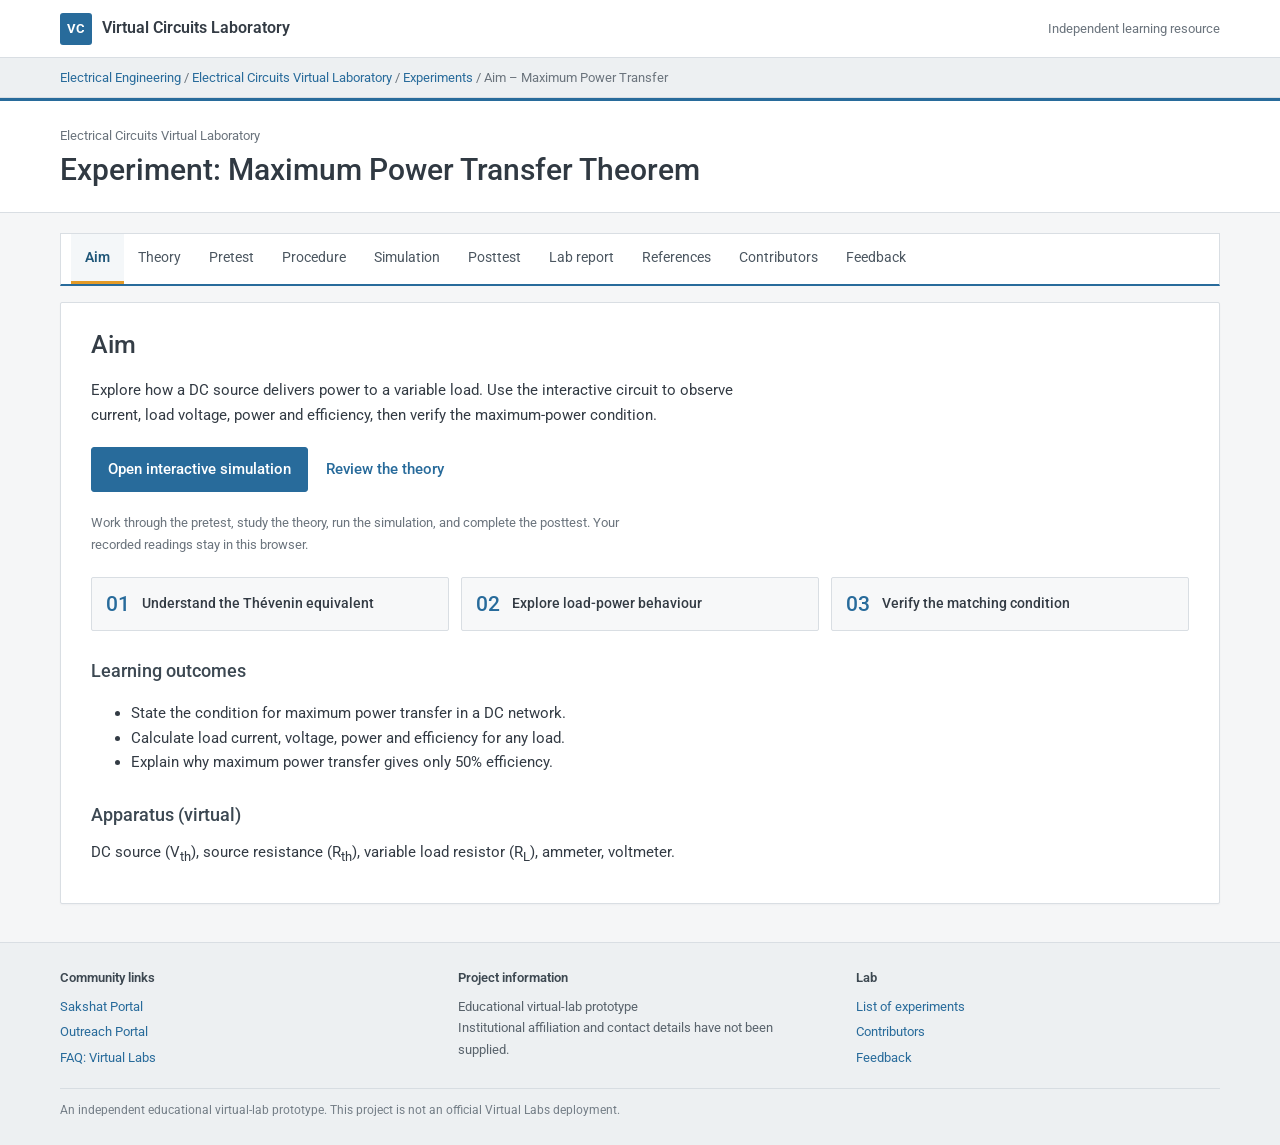
<file: index.html>
<!DOCTYPE html>
<html lang="en"><head><meta charset="utf-8"><meta name="viewport" content="width=device-width, initial-scale=1, viewport-fit=cover">
<title>Aim – Maximum Power Transfer – Virtual Circuits Lab</title>
<link rel="preconnect" href="https://fonts.googleapis.com"><link rel="preconnect" href="https://fonts.gstatic.com" crossorigin><link rel="stylesheet" href="https://fonts.googleapis.com/css2?family=Roboto:wght@400;500;700&display=swap">
<link rel="stylesheet" href="style.css"></head><body>
<div class="top"><div><span class="mark">VC</span>Virtual Circuits Laboratory</div><span class="inst">Independent learning resource</span></div>
<div class="crumb"><a href="experiments.html">Electrical Engineering</a> / <a href="experiments.html">Electrical Circuits Virtual Laboratory</a> / <a href="experiments.html">Experiments</a> / Aim – Maximum Power Transfer</div>
<header><small>Electrical Circuits Virtual Laboratory</small><h1>Experiment: Maximum Power Transfer Theorem</h1></header>
<div class="wrap"><nav aria-label="Experiment sections"><a href="index.html" class="on">Aim</a><a href="theory.html">Theory</a><a href="pretest.html">Pretest</a><a href="procedure.html">Procedure</a><a href="simulation.html">Simulation</a><a href="posttest.html">Posttest</a><a href="report.html">Lab report</a><a href="references.html">References</a><a href="contributors.html">Contributors</a><a href="feedback.html">Feedback</a></nav><main><section class='on' style='display:block' id='aim'><h2>Aim</h2>
<p>Explore how a DC source delivers power to a variable load. Use the interactive circuit to observe current, load voltage, power and efficiency, then verify the maximum-power condition.</p><p class="hero-actions"><a class="action-link" href="simulation.html">Open interactive simulation</a><a class="text-link" href="theory.html">Review the theory</a></p><p class="intro-note">Work through the pretest, study the theory, run the simulation, and complete the posttest. Your recorded readings stay in this browser.</p>
<div class="intro-grid"><div><strong>01</strong><span>Understand the Thévenin equivalent</span></div><div><strong>02</strong><span>Explore load-power behaviour</span></div><div><strong>03</strong><span>Verify the matching condition</span></div></div><h3>Learning outcomes</h3>
<ul><li>State the condition for maximum power transfer in a DC network.</li><li>Calculate load current, voltage, power and efficiency for any load.</li><li>Explain why maximum power transfer gives only 50% efficiency.</li></ul>
<h3>Apparatus (virtual)</h3>
<p>DC source (V<sub>th</sub>), source resistance (R<sub>th</sub>), variable load resistor (R<sub>L</sub>), ammeter, voltmeter.</p></section></main></div>
<footer><div class="cols">
<div><b>Community links</b><a href="https://www.sakshat.ac.in/">Sakshat Portal</a><a href="http://outreach.vlabs.ac.in/">Outreach Portal</a><a href="https://vlab.co.in/faq">FAQ: Virtual Labs</a></div>
<div><b>Project information</b>Educational virtual-lab prototype<br>Institutional affiliation and contact details have not been supplied.</div>
<div><b>Lab</b><a href="experiments.html">List of experiments</a><a href="contributors.html">Contributors</a><a href="feedback.html">Feedback</a></div></div>
<div class="sub">An independent educational virtual-lab prototype. This project is not an official Virtual Labs deployment.</div></footer>
</body></html>
</file>
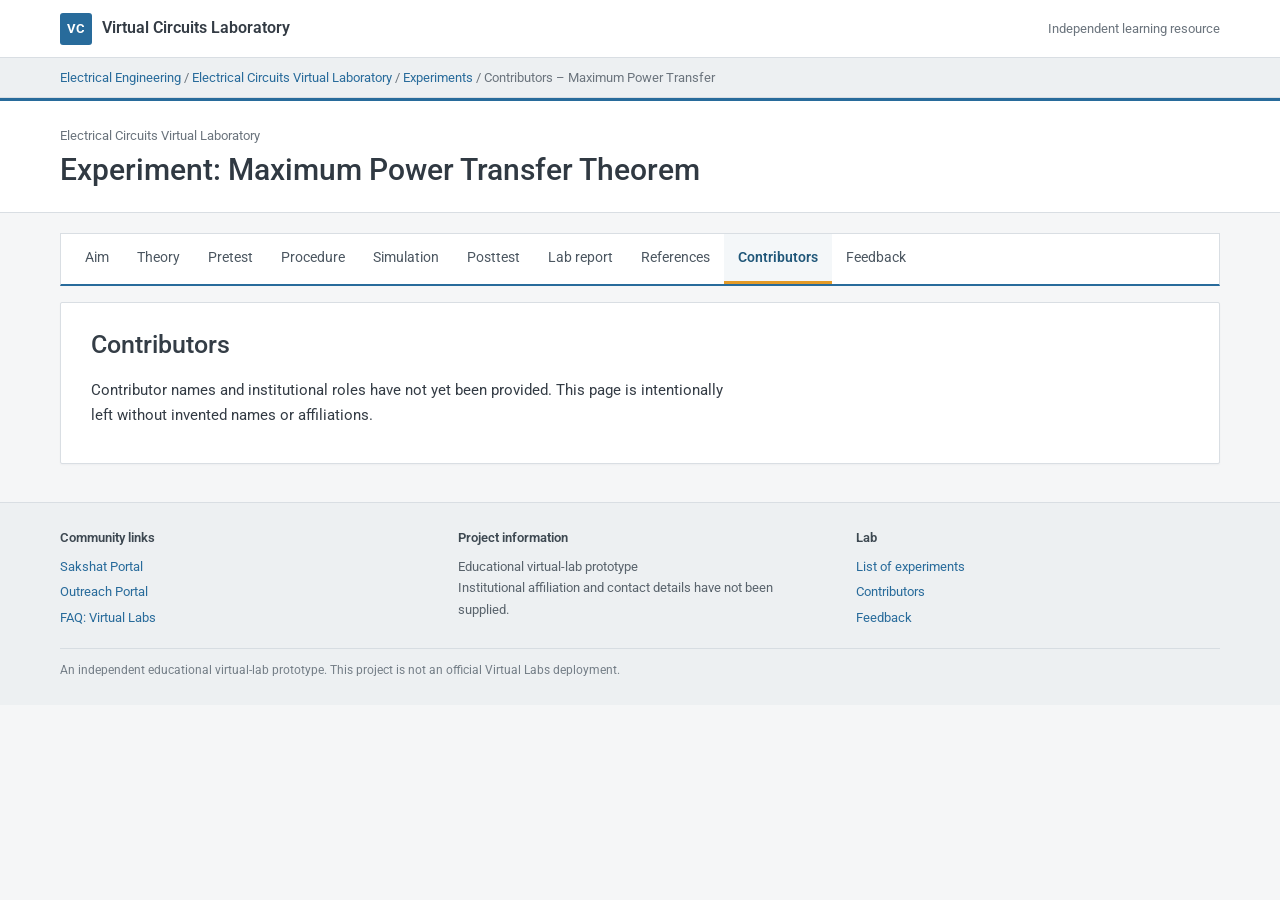
<file: contributors.html>
<!DOCTYPE html>
<html lang="en"><head><meta charset="utf-8"><meta name="viewport" content="width=device-width, initial-scale=1, viewport-fit=cover">
<title>Contributors – Maximum Power Transfer – Virtual Circuits Lab</title>
<link rel="preconnect" href="https://fonts.googleapis.com"><link rel="preconnect" href="https://fonts.gstatic.com" crossorigin><link rel="stylesheet" href="https://fonts.googleapis.com/css2?family=Roboto:wght@400;500;700&display=swap">
<link rel="stylesheet" href="style.css"></head><body>
<div class="top"><div><span class="mark">VC</span>Virtual Circuits Laboratory</div><span class="inst">Independent learning resource</span></div>
<div class="crumb"><a href="experiments.html">Electrical Engineering</a> / <a href="experiments.html">Electrical Circuits Virtual Laboratory</a> / <a href="experiments.html">Experiments</a> / Contributors – Maximum Power Transfer</div>
<header><small>Electrical Circuits Virtual Laboratory</small><h1>Experiment: Maximum Power Transfer Theorem</h1></header>
<div class="wrap"><nav aria-label="Experiment sections"><a href="index.html">Aim</a><a href="theory.html">Theory</a><a href="pretest.html">Pretest</a><a href="procedure.html">Procedure</a><a href="simulation.html">Simulation</a><a href="posttest.html">Posttest</a><a href="report.html">Lab report</a><a href="references.html">References</a><a href="contributors.html" class="on">Contributors</a><a href="feedback.html">Feedback</a></nav><main><section class='on' style='display:block' id='contributors'><h2>Contributors</h2>
<p>Contributor names and institutional roles have not yet been provided. This page is intentionally left without invented names or affiliations.</p></section></main></div>
<footer><div class="cols">
<div><b>Community links</b><a href="https://www.sakshat.ac.in/">Sakshat Portal</a><a href="http://outreach.vlabs.ac.in/">Outreach Portal</a><a href="https://vlab.co.in/faq">FAQ: Virtual Labs</a></div>
<div><b>Project information</b>Educational virtual-lab prototype<br>Institutional affiliation and contact details have not been supplied.</div>
<div><b>Lab</b><a href="experiments.html">List of experiments</a><a href="contributors.html">Contributors</a><a href="feedback.html">Feedback</a></div></div>
<div class="sub">An independent educational virtual-lab prototype. This project is not an official Virtual Labs deployment.</div></footer>
</body></html>
</file>
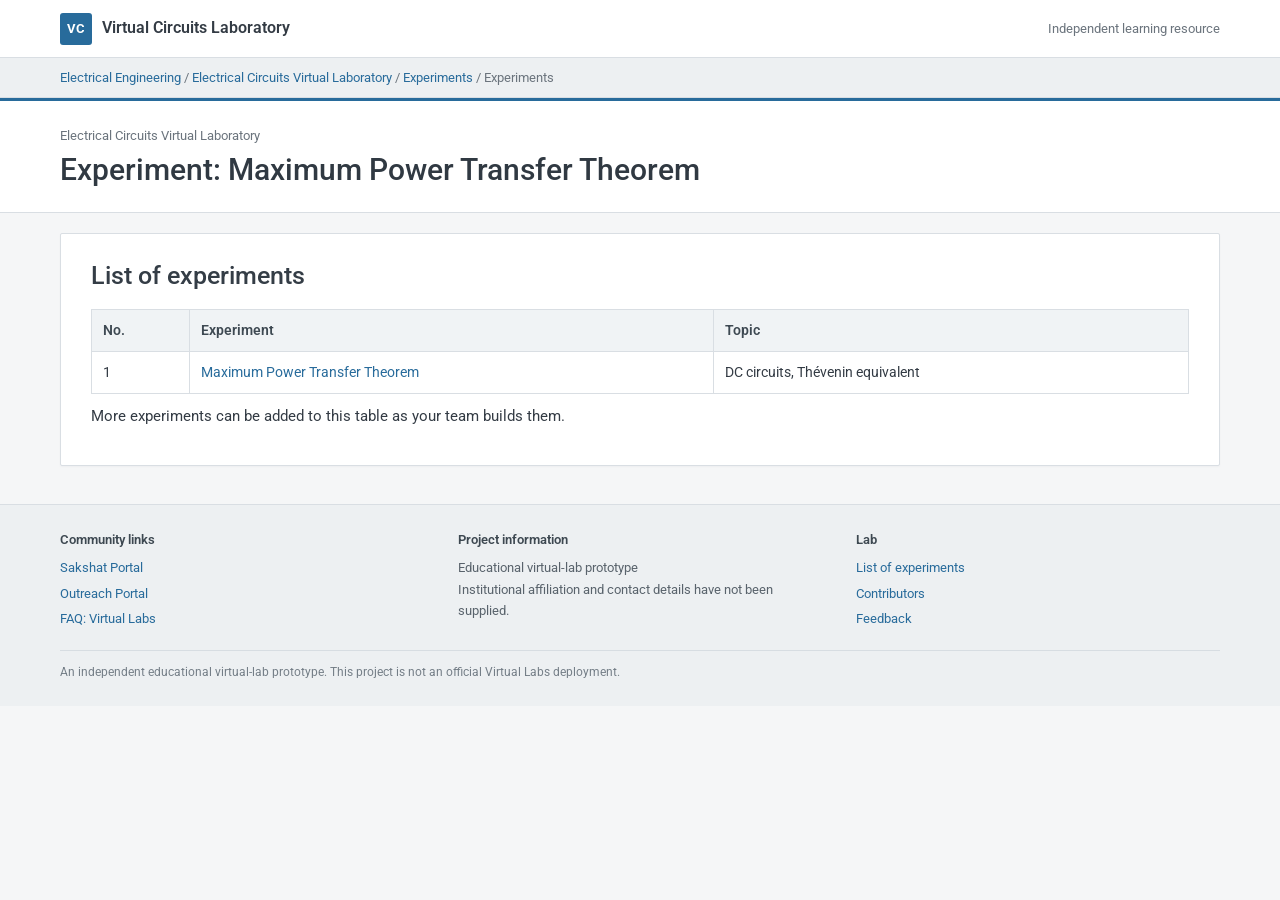
<file: experiments.html>
<!DOCTYPE html>
<html lang="en"><head><meta charset="utf-8"><meta name="viewport" content="width=device-width, initial-scale=1, viewport-fit=cover">
<title>Experiments – Virtual Circuits Lab</title>
<link rel="preconnect" href="https://fonts.googleapis.com"><link rel="preconnect" href="https://fonts.gstatic.com" crossorigin><link rel="stylesheet" href="https://fonts.googleapis.com/css2?family=Roboto:wght@400;500;700&display=swap">
<link rel="stylesheet" href="style.css"></head><body>
<div class="top"><div><span class="mark">VC</span>Virtual Circuits Laboratory</div><span class="inst">Independent learning resource</span></div>
<div class="crumb"><a href="experiments.html">Electrical Engineering</a> / <a href="experiments.html">Electrical Circuits Virtual Laboratory</a> / <a href="experiments.html">Experiments</a> / Experiments</div>
<header><small>Electrical Circuits Virtual Laboratory</small><h1>Experiment: Maximum Power Transfer Theorem</h1></header>
<div class="wrap"><main><h2>List of experiments</h2><div class="scroll"><table class="lab-list"><thead><tr><th>No.</th><th>Experiment</th><th>Topic</th></tr></thead><tbody>
<tr><td>1</td><td><a href="index.html">Maximum Power Transfer Theorem</a></td><td>DC circuits, Thévenin equivalent</td></tr></tbody></table></div>
<p>More experiments can be added to this table as your team builds them.</p></main></div>
<footer><div class="cols">
<div><b>Community links</b><a href="https://www.sakshat.ac.in/">Sakshat Portal</a><a href="http://outreach.vlabs.ac.in/">Outreach Portal</a><a href="https://vlab.co.in/faq">FAQ: Virtual Labs</a></div>
<div><b>Project information</b>Educational virtual-lab prototype<br>Institutional affiliation and contact details have not been supplied.</div>
<div><b>Lab</b><a href="experiments.html">List of experiments</a><a href="contributors.html">Contributors</a><a href="feedback.html">Feedback</a></div></div>
<div class="sub">An independent educational virtual-lab prototype. This project is not an official Virtual Labs deployment.</div></footer>
</body></html>
</file>
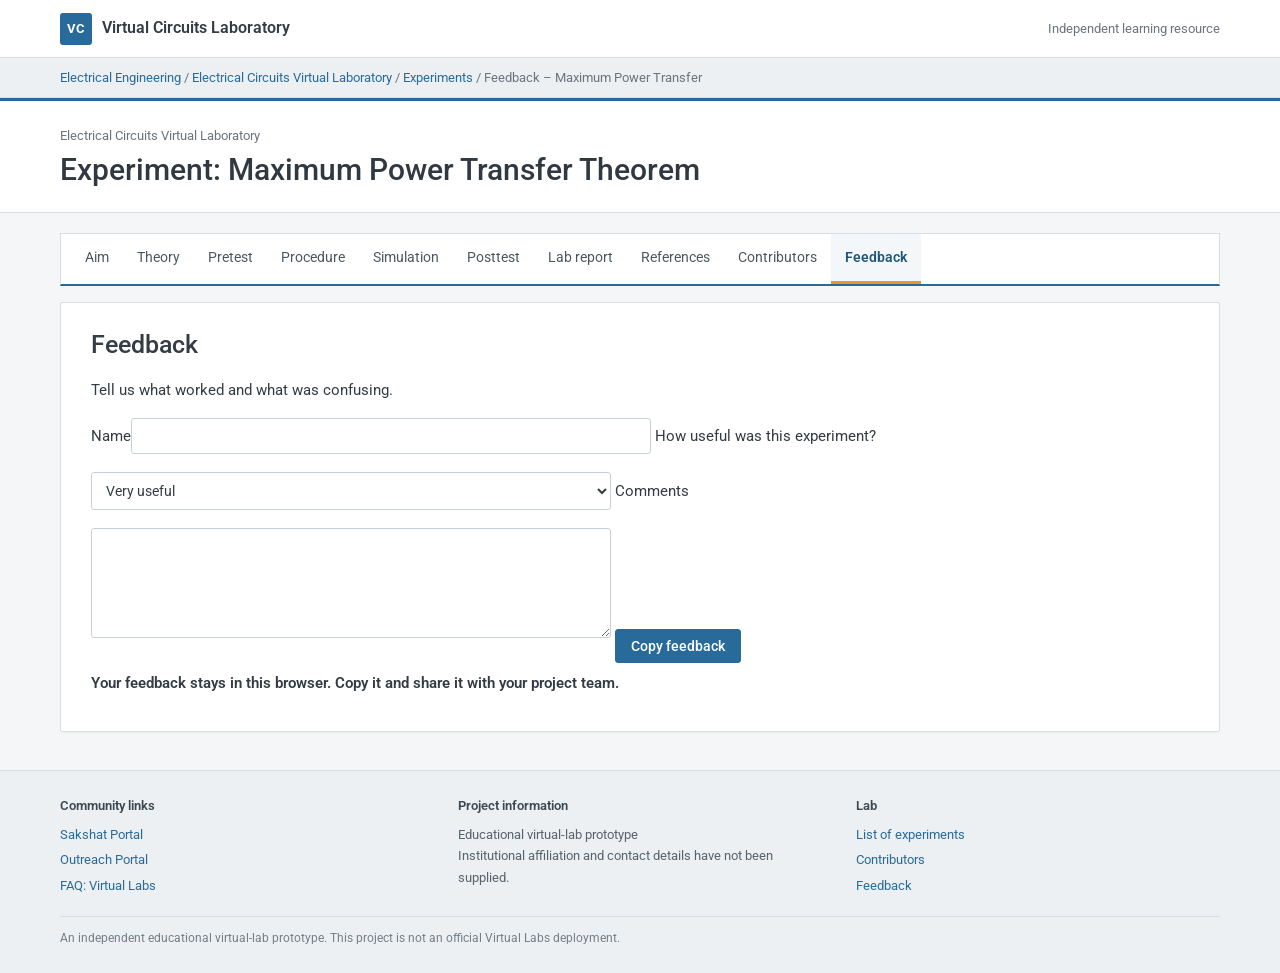
<file: feedback.html>
<!DOCTYPE html>
<html lang="en"><head><meta charset="utf-8"><meta name="viewport" content="width=device-width, initial-scale=1, viewport-fit=cover">
<title>Feedback – Maximum Power Transfer – Virtual Circuits Lab</title>
<link rel="preconnect" href="https://fonts.googleapis.com"><link rel="preconnect" href="https://fonts.gstatic.com" crossorigin><link rel="stylesheet" href="https://fonts.googleapis.com/css2?family=Roboto:wght@400;500;700&display=swap">
<link rel="stylesheet" href="style.css"></head><body>
<div class="top"><div><span class="mark">VC</span>Virtual Circuits Laboratory</div><span class="inst">Independent learning resource</span></div>
<div class="crumb"><a href="experiments.html">Electrical Engineering</a> / <a href="experiments.html">Electrical Circuits Virtual Laboratory</a> / <a href="experiments.html">Experiments</a> / Feedback – Maximum Power Transfer</div>
<header><small>Electrical Circuits Virtual Laboratory</small><h1>Experiment: Maximum Power Transfer Theorem</h1></header>
<div class="wrap"><nav aria-label="Experiment sections"><a href="index.html">Aim</a><a href="theory.html">Theory</a><a href="pretest.html">Pretest</a><a href="procedure.html">Procedure</a><a href="simulation.html">Simulation</a><a href="posttest.html">Posttest</a><a href="report.html">Lab report</a><a href="references.html">References</a><a href="contributors.html">Contributors</a><a href="feedback.html" class="on">Feedback</a></nav><main><section class='on' style='display:block' id='feedback'><h2>Feedback</h2>
<p>Tell us what worked and what was confusing.</p>
<label for="fn">Name</label><input type="text" id="fn">
<label for="fr">How useful was this experiment?</label><select id="fr"><option>Very useful</option><option>Useful</option><option>Needs improvement</option></select>
<label for="fm">Comments</label><textarea id="fm" rows="5"></textarea>
<button id="fs">Copy feedback</button><p id="feedbackStatus" class="fb" aria-live="polite">Your feedback stays in this browser. Copy it and share it with your project team.</p></section></main></div>
<footer><div class="cols">
<div><b>Community links</b><a href="https://www.sakshat.ac.in/">Sakshat Portal</a><a href="http://outreach.vlabs.ac.in/">Outreach Portal</a><a href="https://vlab.co.in/faq">FAQ: Virtual Labs</a></div>
<div><b>Project information</b>Educational virtual-lab prototype<br>Institutional affiliation and contact details have not been supplied.</div>
<div><b>Lab</b><a href="experiments.html">List of experiments</a><a href="contributors.html">Contributors</a><a href="feedback.html">Feedback</a></div></div>
<div class="sub">An independent educational virtual-lab prototype. This project is not an official Virtual Labs deployment.</div></footer>
<script src="common.js"></script><script src="feedback.js"></script></body></html>
</file>
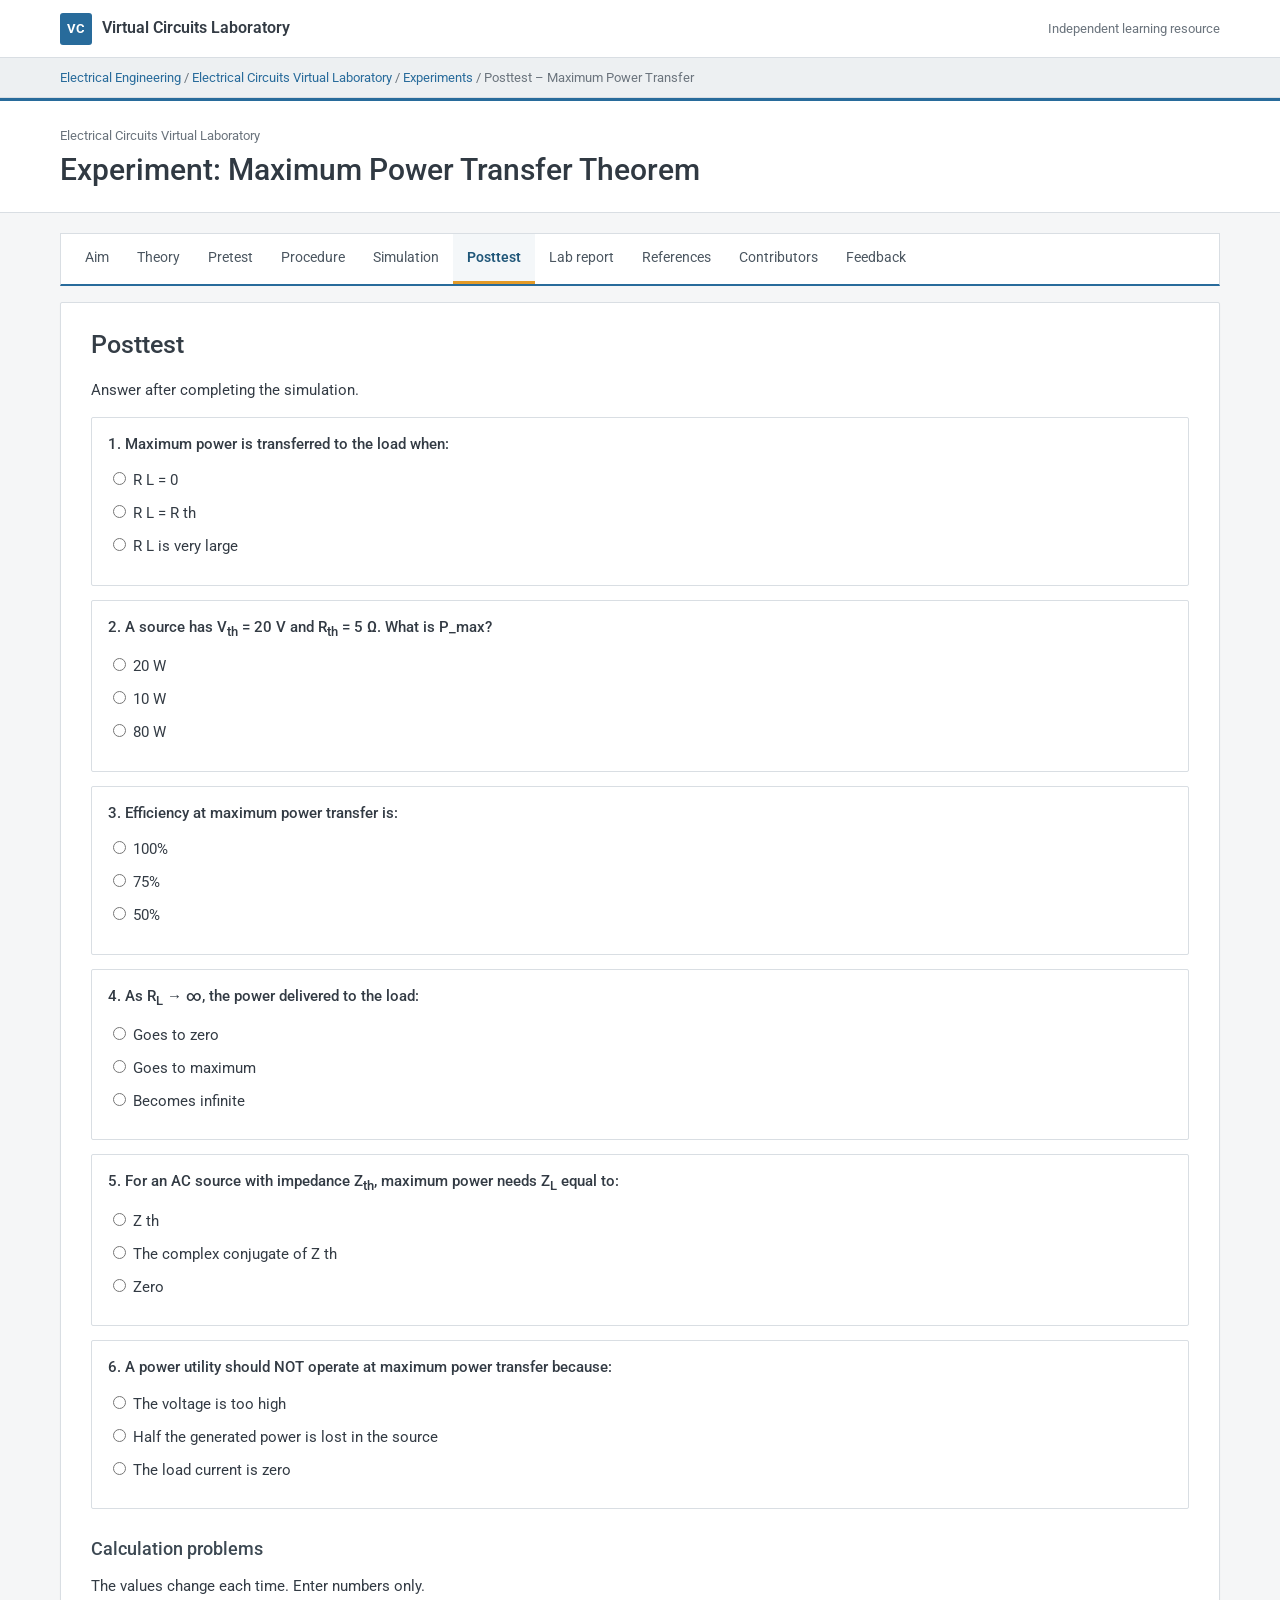
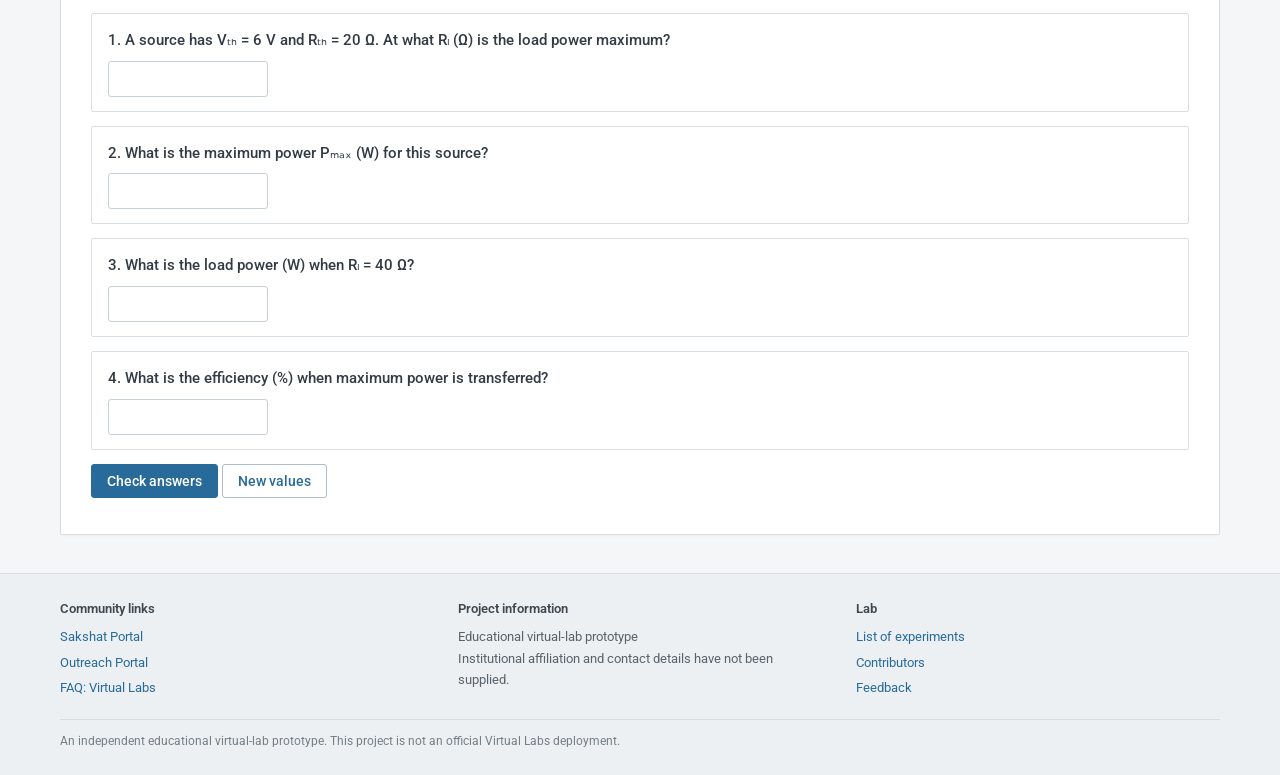
<file: posttest.html>
<!DOCTYPE html>
<html lang="en"><head><meta charset="utf-8"><meta name="viewport" content="width=device-width, initial-scale=1, viewport-fit=cover">
<title>Posttest – Maximum Power Transfer – Virtual Circuits Lab</title>
<link rel="preconnect" href="https://fonts.googleapis.com"><link rel="preconnect" href="https://fonts.gstatic.com" crossorigin><link rel="stylesheet" href="https://fonts.googleapis.com/css2?family=Roboto:wght@400;500;700&display=swap">
<link rel="stylesheet" href="style.css"></head><body>
<div class="top"><div><span class="mark">VC</span>Virtual Circuits Laboratory</div><span class="inst">Independent learning resource</span></div>
<div class="crumb"><a href="experiments.html">Electrical Engineering</a> / <a href="experiments.html">Electrical Circuits Virtual Laboratory</a> / <a href="experiments.html">Experiments</a> / Posttest – Maximum Power Transfer</div>
<header><small>Electrical Circuits Virtual Laboratory</small><h1>Experiment: Maximum Power Transfer Theorem</h1></header>
<div class="wrap"><nav aria-label="Experiment sections"><a href="index.html">Aim</a><a href="theory.html">Theory</a><a href="pretest.html">Pretest</a><a href="procedure.html">Procedure</a><a href="simulation.html">Simulation</a><a href="posttest.html" class="on">Posttest</a><a href="report.html">Lab report</a><a href="references.html">References</a><a href="contributors.html">Contributors</a><a href="feedback.html">Feedback</a></nav><main><section class='on' style='display:block' id='posttest'><h2>Posttest</h2><p>Answer after completing the simulation.</p><div id="post"></div>
<h3>Calculation problems</h3><p>The values change each time. Enter numbers only.</p><div id="calc"></div>
<p><button id="chk">Check answers</button> <button class="alt" id="newq">New values</button></p><div id="score" class="fb" aria-live="polite"></div></section></main></div>
<footer><div class="cols">
<div><b>Community links</b><a href="https://www.sakshat.ac.in/">Sakshat Portal</a><a href="http://outreach.vlabs.ac.in/">Outreach Portal</a><a href="https://vlab.co.in/faq">FAQ: Virtual Labs</a></div>
<div><b>Project information</b>Educational virtual-lab prototype<br>Institutional affiliation and contact details have not been supplied.</div>
<div><b>Lab</b><a href="experiments.html">List of experiments</a><a href="contributors.html">Contributors</a><a href="feedback.html">Feedback</a></div></div>
<div class="sub">An independent educational virtual-lab prototype. This project is not an official Virtual Labs deployment.</div></footer>
<script src="common.js"></script><script src="posttest.js"></script></body></html>
</file>
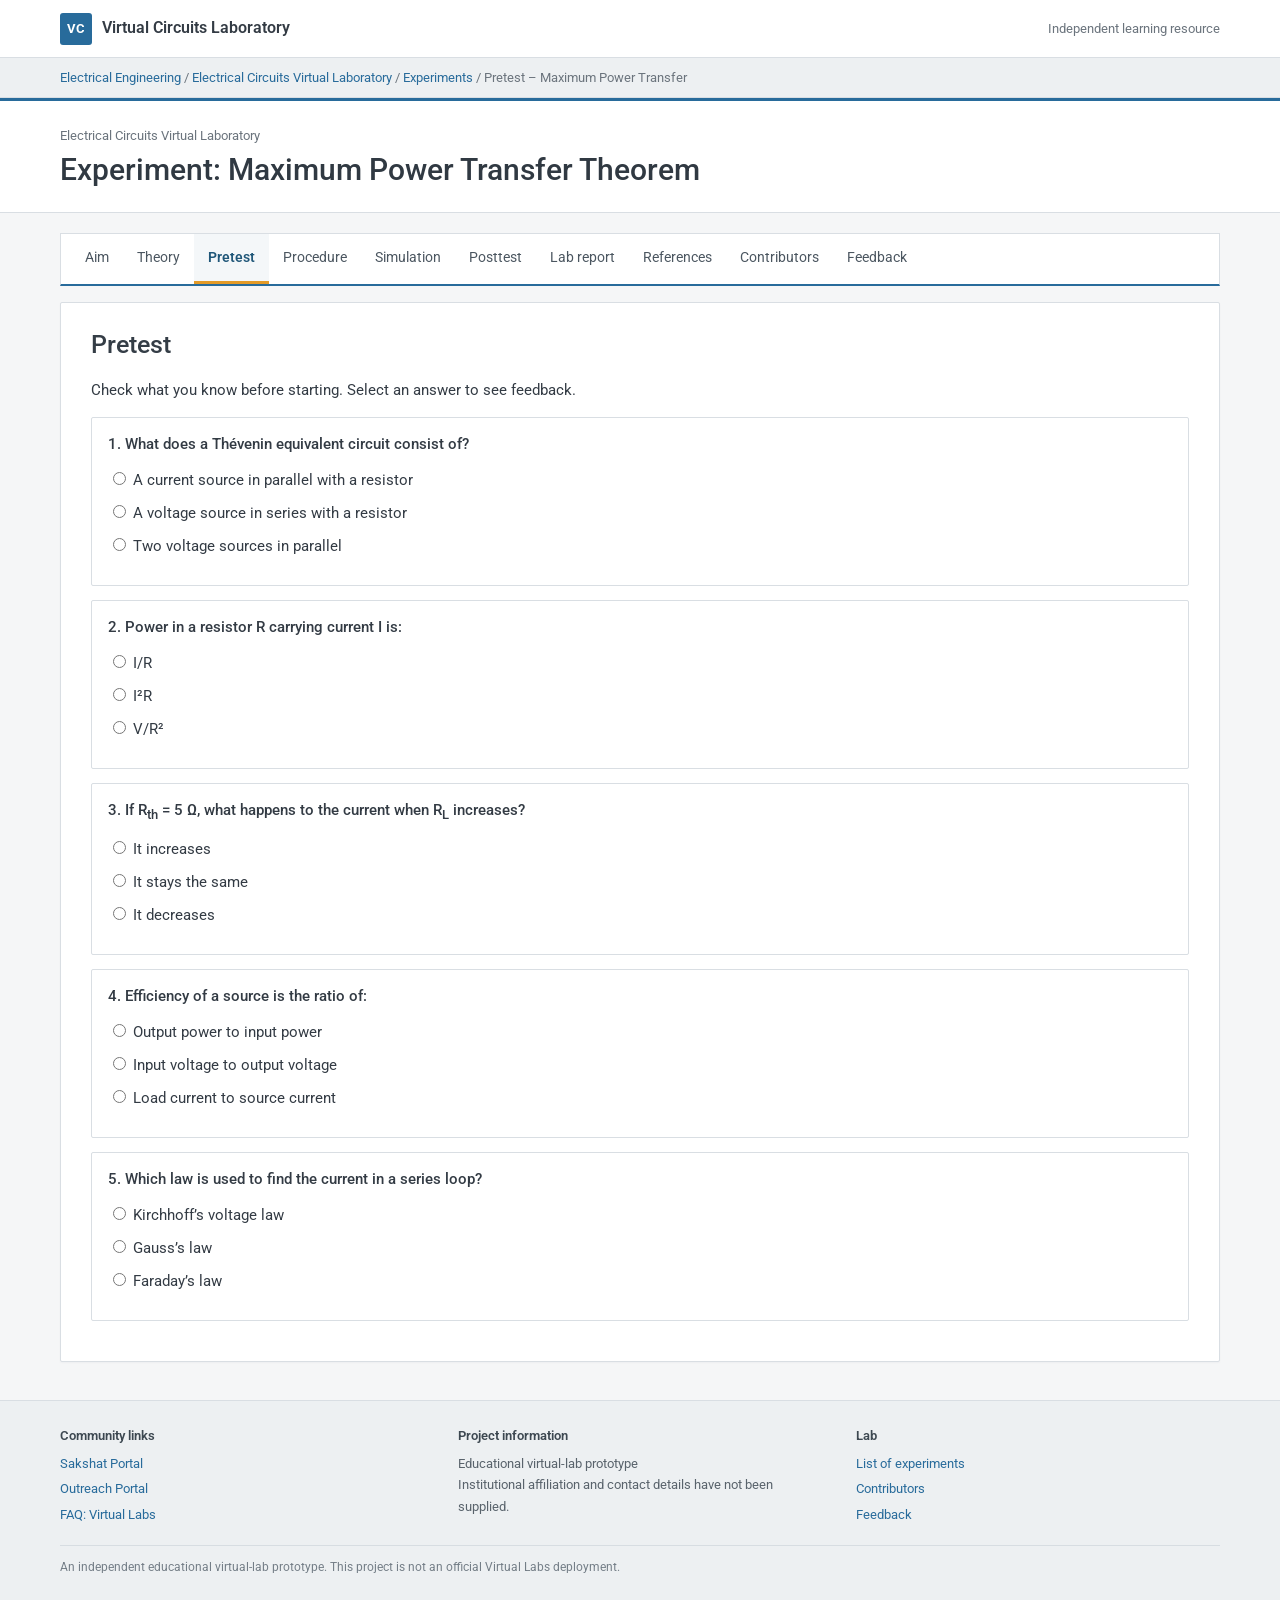
<file: pretest.html>
<!DOCTYPE html>
<html lang="en"><head><meta charset="utf-8"><meta name="viewport" content="width=device-width, initial-scale=1, viewport-fit=cover">
<title>Pretest – Maximum Power Transfer – Virtual Circuits Lab</title>
<link rel="preconnect" href="https://fonts.googleapis.com"><link rel="preconnect" href="https://fonts.gstatic.com" crossorigin><link rel="stylesheet" href="https://fonts.googleapis.com/css2?family=Roboto:wght@400;500;700&display=swap">
<link rel="stylesheet" href="style.css"></head><body>
<div class="top"><div><span class="mark">VC</span>Virtual Circuits Laboratory</div><span class="inst">Independent learning resource</span></div>
<div class="crumb"><a href="experiments.html">Electrical Engineering</a> / <a href="experiments.html">Electrical Circuits Virtual Laboratory</a> / <a href="experiments.html">Experiments</a> / Pretest – Maximum Power Transfer</div>
<header><small>Electrical Circuits Virtual Laboratory</small><h1>Experiment: Maximum Power Transfer Theorem</h1></header>
<div class="wrap"><nav aria-label="Experiment sections"><a href="index.html">Aim</a><a href="theory.html">Theory</a><a href="pretest.html" class="on">Pretest</a><a href="procedure.html">Procedure</a><a href="simulation.html">Simulation</a><a href="posttest.html">Posttest</a><a href="report.html">Lab report</a><a href="references.html">References</a><a href="contributors.html">Contributors</a><a href="feedback.html">Feedback</a></nav><main><section class='on' style='display:block' id='pretest'><h2>Pretest</h2><p>Check what you know before starting. Select an answer to see feedback.</p><div id="pre"></div></section></main></div>
<footer><div class="cols">
<div><b>Community links</b><a href="https://www.sakshat.ac.in/">Sakshat Portal</a><a href="http://outreach.vlabs.ac.in/">Outreach Portal</a><a href="https://vlab.co.in/faq">FAQ: Virtual Labs</a></div>
<div><b>Project information</b>Educational virtual-lab prototype<br>Institutional affiliation and contact details have not been supplied.</div>
<div><b>Lab</b><a href="experiments.html">List of experiments</a><a href="contributors.html">Contributors</a><a href="feedback.html">Feedback</a></div></div>
<div class="sub">An independent educational virtual-lab prototype. This project is not an official Virtual Labs deployment.</div></footer>
<script src="common.js"></script><script src="pretest.js"></script></body></html>
</file>
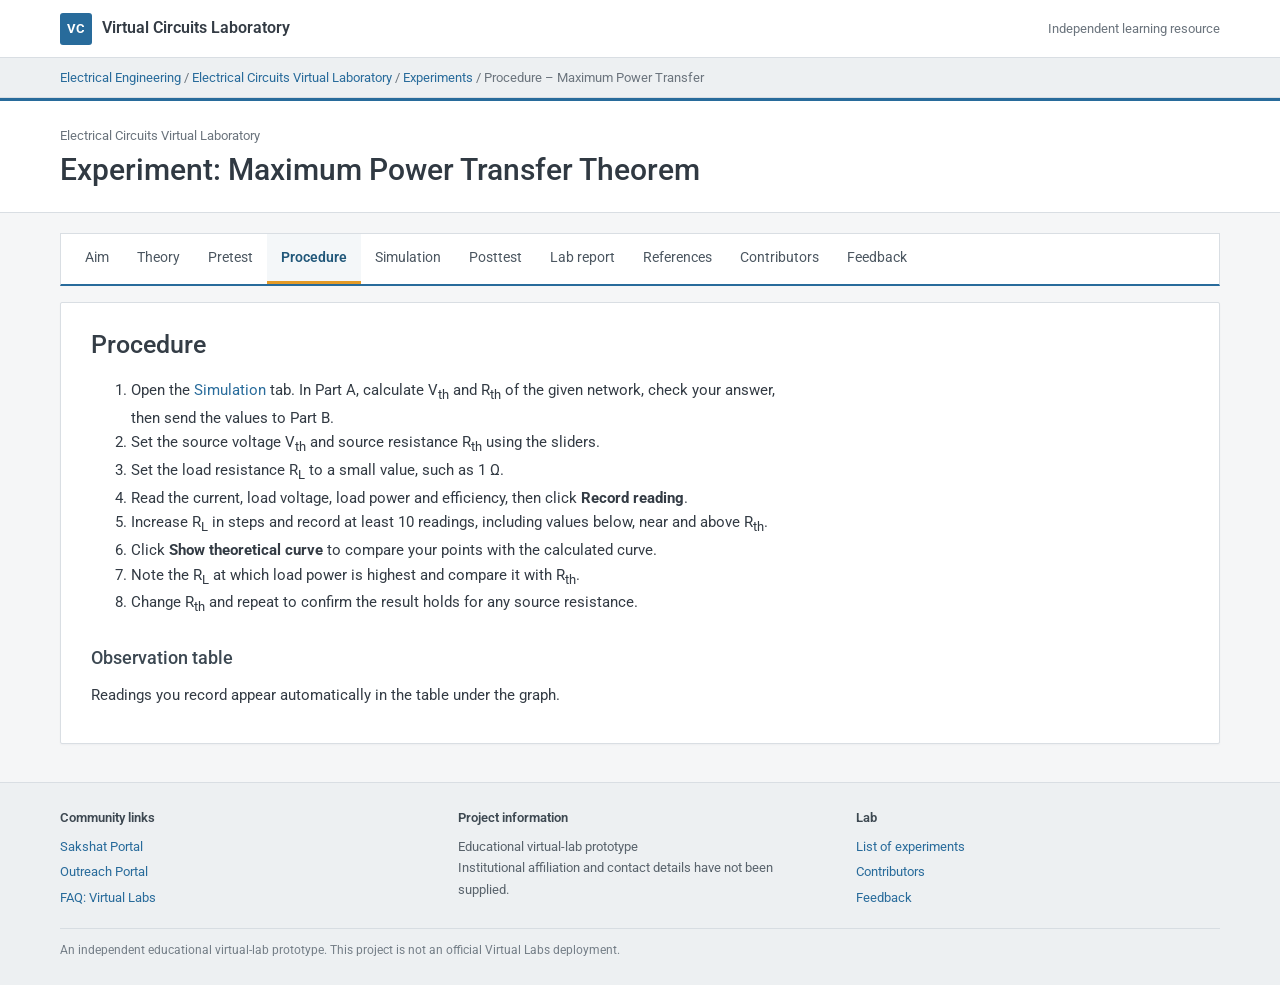
<file: procedure.html>
<!DOCTYPE html>
<html lang="en"><head><meta charset="utf-8"><meta name="viewport" content="width=device-width, initial-scale=1, viewport-fit=cover">
<title>Procedure – Maximum Power Transfer – Virtual Circuits Lab</title>
<link rel="preconnect" href="https://fonts.googleapis.com"><link rel="preconnect" href="https://fonts.gstatic.com" crossorigin><link rel="stylesheet" href="https://fonts.googleapis.com/css2?family=Roboto:wght@400;500;700&display=swap">
<link rel="stylesheet" href="style.css"></head><body>
<div class="top"><div><span class="mark">VC</span>Virtual Circuits Laboratory</div><span class="inst">Independent learning resource</span></div>
<div class="crumb"><a href="experiments.html">Electrical Engineering</a> / <a href="experiments.html">Electrical Circuits Virtual Laboratory</a> / <a href="experiments.html">Experiments</a> / Procedure – Maximum Power Transfer</div>
<header><small>Electrical Circuits Virtual Laboratory</small><h1>Experiment: Maximum Power Transfer Theorem</h1></header>
<div class="wrap"><nav aria-label="Experiment sections"><a href="index.html">Aim</a><a href="theory.html">Theory</a><a href="pretest.html">Pretest</a><a href="procedure.html" class="on">Procedure</a><a href="simulation.html">Simulation</a><a href="posttest.html">Posttest</a><a href="report.html">Lab report</a><a href="references.html">References</a><a href="contributors.html">Contributors</a><a href="feedback.html">Feedback</a></nav><main><section class='on' style='display:block' id='procedure'><h2>Procedure</h2>
<ol>
<li>Open the <a href="simulation.html">Simulation</a> tab. In Part A, calculate V<sub>th</sub> and R<sub>th</sub> of the given network, check your answer, then send the values to Part B.</li>
<li>Set the source voltage V<sub>th</sub> and source resistance R<sub>th</sub> using the sliders.</li>
<li>Set the load resistance R<sub>L</sub> to a small value, such as 1 Ω.</li>
<li>Read the current, load voltage, load power and efficiency, then click <b>Record reading</b>.</li>
<li>Increase R<sub>L</sub> in steps and record at least 10 readings, including values below, near and above R<sub>th</sub>.</li>
<li>Click <b>Show theoretical curve</b> to compare your points with the calculated curve.</li>
<li>Note the R<sub>L</sub> at which load power is highest and compare it with R<sub>th</sub>.</li>
<li>Change R<sub>th</sub> and repeat to confirm the result holds for any source resistance.</li></ol>
<h3>Observation table</h3>
<p>Readings you record appear automatically in the table under the graph.</p></section></main></div>
<footer><div class="cols">
<div><b>Community links</b><a href="https://www.sakshat.ac.in/">Sakshat Portal</a><a href="http://outreach.vlabs.ac.in/">Outreach Portal</a><a href="https://vlab.co.in/faq">FAQ: Virtual Labs</a></div>
<div><b>Project information</b>Educational virtual-lab prototype<br>Institutional affiliation and contact details have not been supplied.</div>
<div><b>Lab</b><a href="experiments.html">List of experiments</a><a href="contributors.html">Contributors</a><a href="feedback.html">Feedback</a></div></div>
<div class="sub">An independent educational virtual-lab prototype. This project is not an official Virtual Labs deployment.</div></footer>
</body></html>
</file>
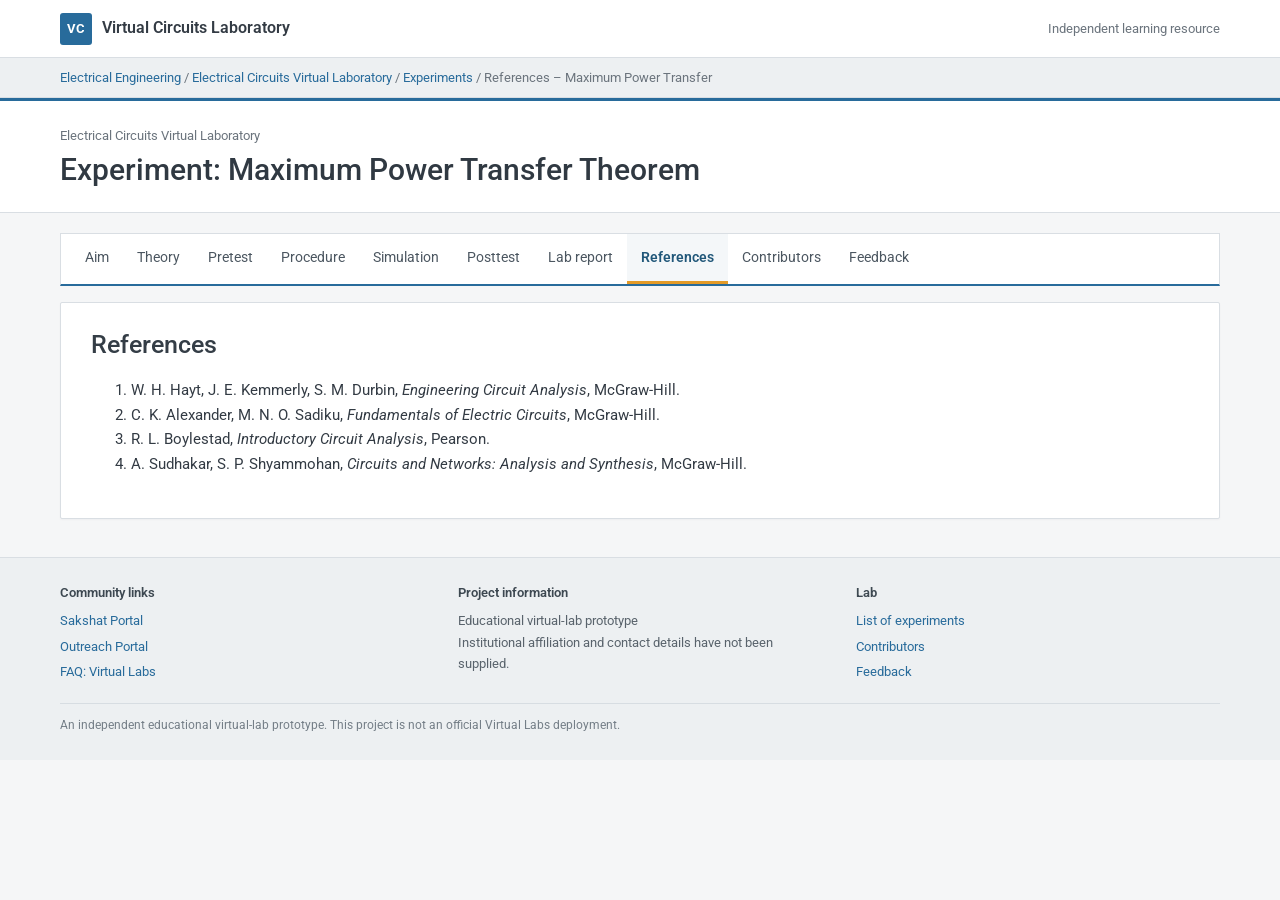
<file: references.html>
<!DOCTYPE html>
<html lang="en"><head><meta charset="utf-8"><meta name="viewport" content="width=device-width, initial-scale=1, viewport-fit=cover">
<title>References – Maximum Power Transfer – Virtual Circuits Lab</title>
<link rel="preconnect" href="https://fonts.googleapis.com"><link rel="preconnect" href="https://fonts.gstatic.com" crossorigin><link rel="stylesheet" href="https://fonts.googleapis.com/css2?family=Roboto:wght@400;500;700&display=swap">
<link rel="stylesheet" href="style.css"></head><body>
<div class="top"><div><span class="mark">VC</span>Virtual Circuits Laboratory</div><span class="inst">Independent learning resource</span></div>
<div class="crumb"><a href="experiments.html">Electrical Engineering</a> / <a href="experiments.html">Electrical Circuits Virtual Laboratory</a> / <a href="experiments.html">Experiments</a> / References – Maximum Power Transfer</div>
<header><small>Electrical Circuits Virtual Laboratory</small><h1>Experiment: Maximum Power Transfer Theorem</h1></header>
<div class="wrap"><nav aria-label="Experiment sections"><a href="index.html">Aim</a><a href="theory.html">Theory</a><a href="pretest.html">Pretest</a><a href="procedure.html">Procedure</a><a href="simulation.html">Simulation</a><a href="posttest.html">Posttest</a><a href="report.html">Lab report</a><a href="references.html" class="on">References</a><a href="contributors.html">Contributors</a><a href="feedback.html">Feedback</a></nav><main><section class='on' style='display:block' id='references'><h2>References</h2><ol>
<li>W. H. Hayt, J. E. Kemmerly, S. M. Durbin, <i>Engineering Circuit Analysis</i>, McGraw-Hill.</li>
<li>C. K. Alexander, M. N. O. Sadiku, <i>Fundamentals of Electric Circuits</i>, McGraw-Hill.</li>
<li>R. L. Boylestad, <i>Introductory Circuit Analysis</i>, Pearson.</li>
<li>A. Sudhakar, S. P. Shyammohan, <i>Circuits and Networks: Analysis and Synthesis</i>, McGraw-Hill.</li></ol></section></main></div>
<footer><div class="cols">
<div><b>Community links</b><a href="https://www.sakshat.ac.in/">Sakshat Portal</a><a href="http://outreach.vlabs.ac.in/">Outreach Portal</a><a href="https://vlab.co.in/faq">FAQ: Virtual Labs</a></div>
<div><b>Project information</b>Educational virtual-lab prototype<br>Institutional affiliation and contact details have not been supplied.</div>
<div><b>Lab</b><a href="experiments.html">List of experiments</a><a href="contributors.html">Contributors</a><a href="feedback.html">Feedback</a></div></div>
<div class="sub">An independent educational virtual-lab prototype. This project is not an official Virtual Labs deployment.</div></footer>
</body></html>
</file>
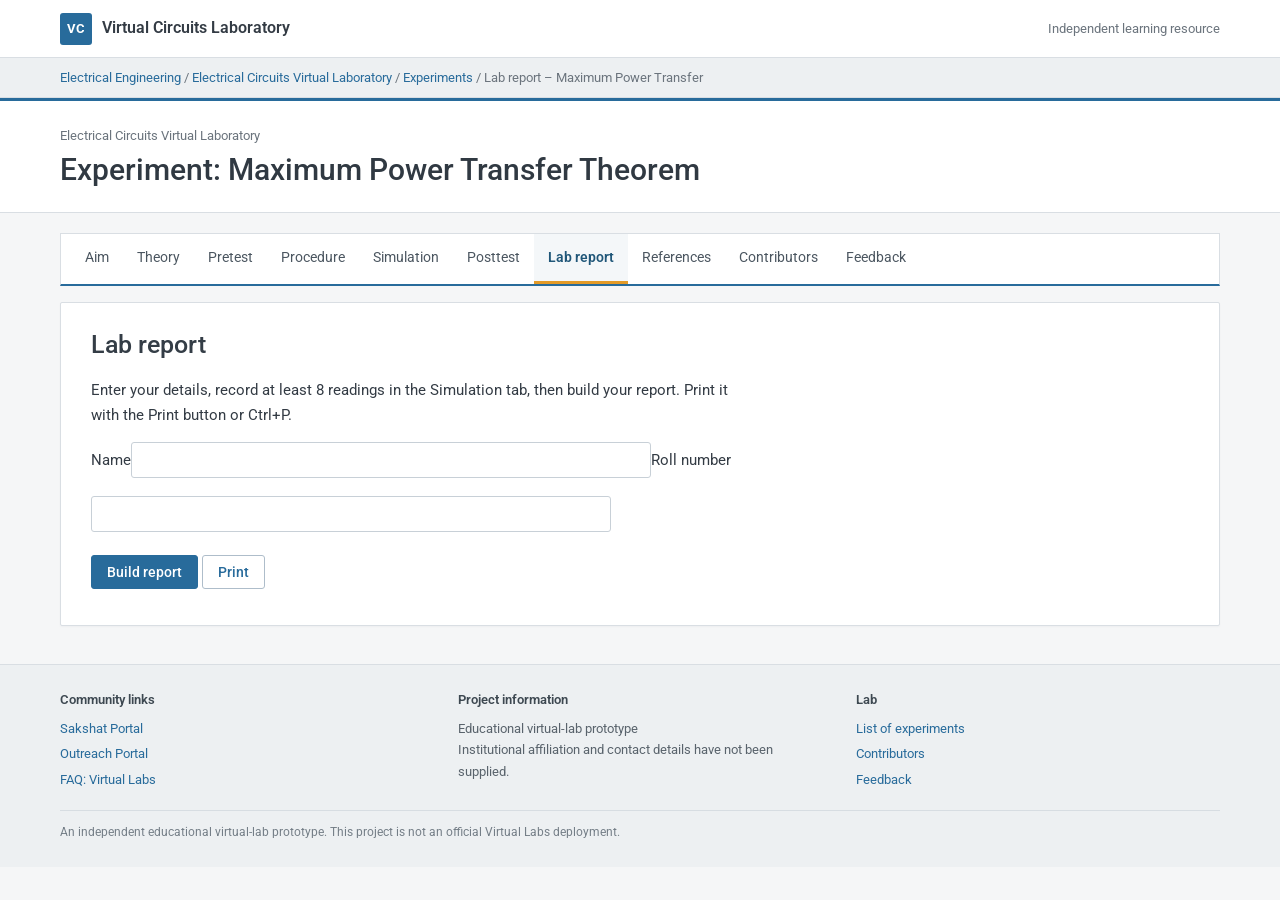
<file: report.html>
<!DOCTYPE html>
<html lang="en"><head><meta charset="utf-8"><meta name="viewport" content="width=device-width, initial-scale=1, viewport-fit=cover">
<title>Lab report – Maximum Power Transfer – Virtual Circuits Lab</title>
<link rel="preconnect" href="https://fonts.googleapis.com"><link rel="preconnect" href="https://fonts.gstatic.com" crossorigin><link rel="stylesheet" href="https://fonts.googleapis.com/css2?family=Roboto:wght@400;500;700&display=swap">
<link rel="stylesheet" href="style.css"></head><body>
<div class="top"><div><span class="mark">VC</span>Virtual Circuits Laboratory</div><span class="inst">Independent learning resource</span></div>
<div class="crumb"><a href="experiments.html">Electrical Engineering</a> / <a href="experiments.html">Electrical Circuits Virtual Laboratory</a> / <a href="experiments.html">Experiments</a> / Lab report – Maximum Power Transfer</div>
<header><small>Electrical Circuits Virtual Laboratory</small><h1>Experiment: Maximum Power Transfer Theorem</h1></header>
<div class="wrap"><nav aria-label="Experiment sections"><a href="index.html">Aim</a><a href="theory.html">Theory</a><a href="pretest.html">Pretest</a><a href="procedure.html">Procedure</a><a href="simulation.html">Simulation</a><a href="posttest.html">Posttest</a><a href="report.html" class="on">Lab report</a><a href="references.html">References</a><a href="contributors.html">Contributors</a><a href="feedback.html">Feedback</a></nav><main><section class='on' style='display:block' id='report'><h2>Lab report</h2><p>Enter your details, record at least 8 readings in the Simulation tab, then build your report. Print it with the Print button or Ctrl+P.</p>
<label for="sn">Name</label><input type="text" id="sn"><label for="sr">Roll number</label><input type="text" id="sr">
<p><button id="rb">Build report</button> <button class="alt" id="rp">Print</button></p><div id="rout"></div></section></main></div>
<footer><div class="cols">
<div><b>Community links</b><a href="https://www.sakshat.ac.in/">Sakshat Portal</a><a href="http://outreach.vlabs.ac.in/">Outreach Portal</a><a href="https://vlab.co.in/faq">FAQ: Virtual Labs</a></div>
<div><b>Project information</b>Educational virtual-lab prototype<br>Institutional affiliation and contact details have not been supplied.</div>
<div><b>Lab</b><a href="experiments.html">List of experiments</a><a href="contributors.html">Contributors</a><a href="feedback.html">Feedback</a></div></div>
<div class="sub">An independent educational virtual-lab prototype. This project is not an official Virtual Labs deployment.</div></footer>
<script src="common.js"></script><script src="report.js"></script></body></html>
</file>
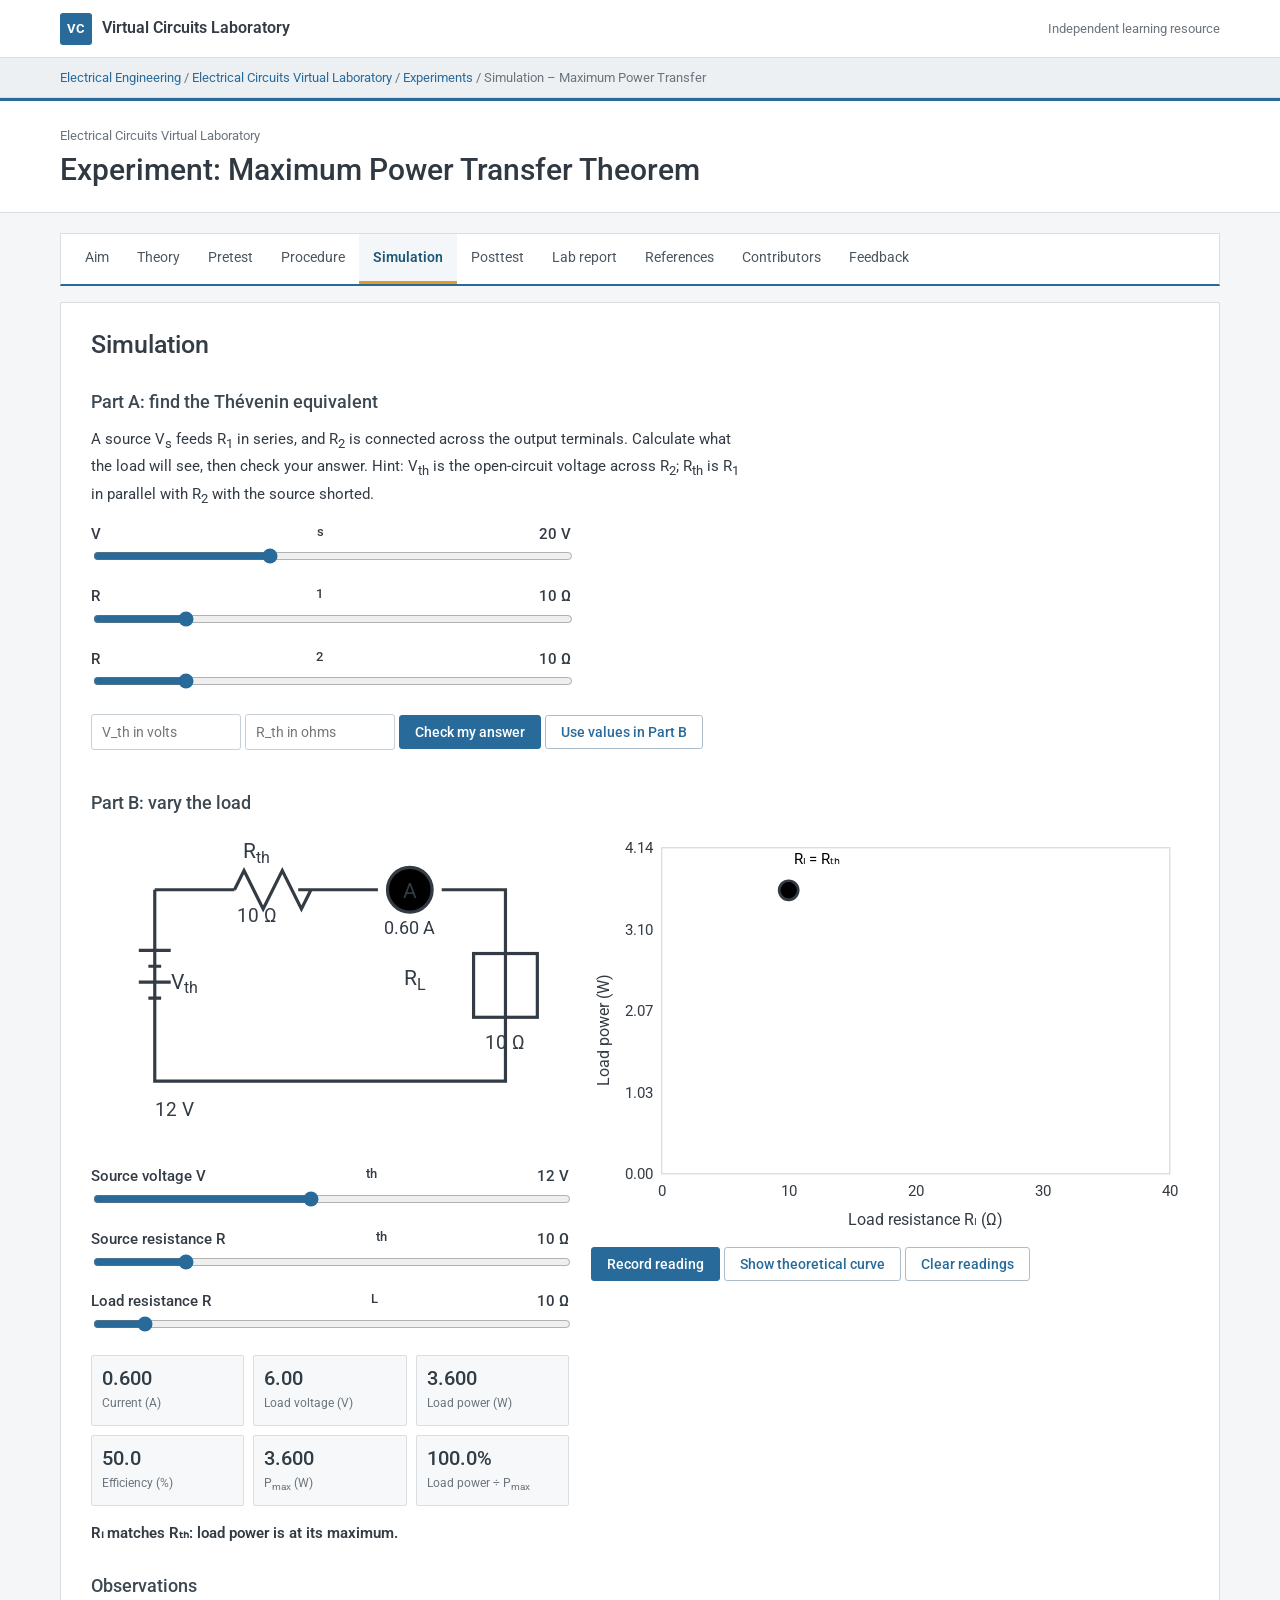
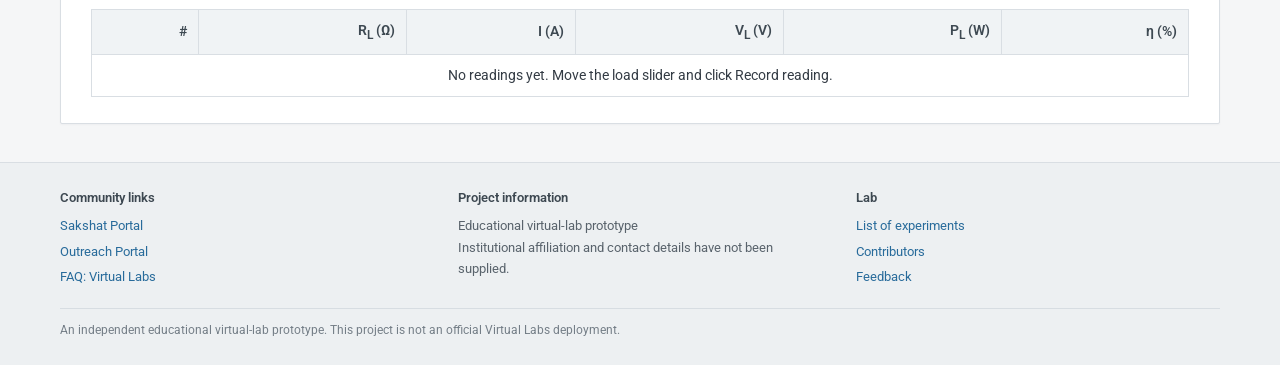
<file: simulation.html>
<!DOCTYPE html>
<html lang="en"><head><meta charset="utf-8"><meta name="viewport" content="width=device-width, initial-scale=1, viewport-fit=cover">
<title>Simulation – Maximum Power Transfer – Virtual Circuits Lab</title>
<link rel="preconnect" href="https://fonts.googleapis.com"><link rel="preconnect" href="https://fonts.gstatic.com" crossorigin><link rel="stylesheet" href="https://fonts.googleapis.com/css2?family=Roboto:wght@400;500;700&display=swap">
<link rel="stylesheet" href="style.css"></head><body>
<div class="top"><div><span class="mark">VC</span>Virtual Circuits Laboratory</div><span class="inst">Independent learning resource</span></div>
<div class="crumb"><a href="experiments.html">Electrical Engineering</a> / <a href="experiments.html">Electrical Circuits Virtual Laboratory</a> / <a href="experiments.html">Experiments</a> / Simulation – Maximum Power Transfer</div>
<header><small>Electrical Circuits Virtual Laboratory</small><h1>Experiment: Maximum Power Transfer Theorem</h1></header>
<div class="wrap"><nav aria-label="Experiment sections"><a href="index.html">Aim</a><a href="theory.html">Theory</a><a href="pretest.html">Pretest</a><a href="procedure.html">Procedure</a><a href="simulation.html" class="on">Simulation</a><a href="posttest.html">Posttest</a><a href="report.html">Lab report</a><a href="references.html">References</a><a href="contributors.html">Contributors</a><a href="feedback.html">Feedback</a></nav><main><section class='on' style='display:block' id='simulation'><h2>Simulation</h2>
<h3>Part A: find the Thévenin equivalent</h3>
<p>A source V<sub>s</sub> feeds R<sub>1</sub> in series, and R<sub>2</sub> is connected across the output terminals. Calculate what the load will see, then check your answer. Hint: V<sub>th</sub> is the open-circuit voltage across R<sub>2</sub>; R<sub>th</sub> is R<sub>1</sub> in parallel with R<sub>2</sub> with the source shorted.</p>
<div class="ctl" style="max-width:480px"><label>V<sub>s</sub> <output id="oS">20 V</output></label><input type="range" id="tS" min="4" max="48" step="2" value="20">
<label>R<sub>1</sub> <output id="o1">10 Ω</output></label><input type="range" id="t1" min="1" max="50" step="1" value="10">
<label>R<sub>2</sub> <output id="o2">10 Ω</output></label><input type="range" id="t2" min="1" max="50" step="1" value="10"></div>
<p style="margin-top:12px"><input type="text" id="aV" placeholder="V_th in volts" aria-label="Your V_th" style="max-width:150px"> <input type="text" id="aR" placeholder="R_th in ohms" aria-label="Your R_th" style="max-width:150px"> <button id="aC">Check my answer</button> <button class="alt" id="aU">Use values in Part B</button></p>
<div id="aF" class="fb" aria-live="polite"></div>
<h3>Part B: vary the load</h3>
<div class="sim">
<div class="ctl">
<svg viewBox="0 0 300 200" role="img" aria-label="Circuit with source, source resistance and variable load" width="100%">
<g fill="none" stroke="currentColor" stroke-width="2" style="color:var(--ink)">
<path d="M40 40H90M130 40H180M220 40H260V160H40V40"/><circle cx="40" cy="100" r="0"/>
<path d="M40 40V84M40 116V160" stroke="none"/>
<path d="M30 84H50M36 94H44M30 104H50M36 114H44" transform="translate(0,-6)"/>
<path d="M90 40l6-12 12 24 12-24 12 24 6-12" transform="translate(0,0)" stroke="var(--teal)"/>
<rect x="240" y="80" width="40" height="40" stroke="var(--amber)"/></g>
<text x="50" y="102" font-size="13">V<tspan font-size="10" dy="3">th</tspan></text>
<text x="104" y="20" font-size="13" text-anchor="middle">R<tspan font-size="10" dy="3">th</tspan></text>
<text x="210" y="100" font-size="13" text-anchor="end">R<tspan font-size="10" dy="3">L</tspan></text>
<text id="cV" x="40" y="182" font-size="12">12 V</text><text id="cR" x="104" y="60" font-size="12" text-anchor="middle">10 Ω</text><text id="cL" x="260" y="140" font-size="12" text-anchor="middle">10 Ω</text>
<circle cx="200" cy="40" r="14" fill="var(--panel)" stroke="var(--ink)" stroke-width="2"/><text x="200" y="45" font-size="13" text-anchor="middle">A</text><text id="mA" x="200" y="68" font-size="11" text-anchor="middle"></text>
</svg>
<label>Source voltage V<sub>th</sub> <output id="oV">12 V</output></label><input type="range" id="V" min="2" max="24" step="1" value="12">
<label>Source resistance R<sub>th</sub> <output id="oR">10 Ω</output></label><input type="range" id="R" min="1" max="50" step="1" value="10">
<label>Load resistance R<sub>L</sub> <output id="oL">10 Ω</output></label><input type="range" id="L" min="0.5" max="100" step="0.5" value="10">
<div class="read"><div><b id="rI">–</b><span>Current (A)</span></div><div><b id="rV">–</b><span>Load voltage (V)</span></div><div><b id="rP">–</b><span>Load power (W)</span></div><div><b id="rE">–</b><span>Efficiency (%)</span></div><div><b id="rM">–</b><span>P<sub>max</sub> (W)</span></div><div><b id="rT">–</b><span>Load power ÷ P<sub>max</sub></span></div></div>
<div id="hit" aria-live="polite"></div>
</div>
<div>
<svg id="chart" viewBox="0 0 440 300" width="100%" role="img" aria-label="Load power versus load resistance"></svg>
<p style="margin:6px 0 10px"><button id="rec">Record reading</button> <button class="alt" id="th">Show theoretical curve</button> <button class="alt" id="clr">Clear readings</button></p>
</div></div>
<h3>Observations</h3>
<div class="scroll"><table><thead><tr><th>#</th><th>R<sub>L</sub> (Ω)</th><th>I (A)</th><th>V<sub>L</sub> (V)</th><th>P<sub>L</sub> (W)</th><th>η (%)</th></tr></thead><tbody id="tb"><tr><td colspan="6" style="text-align:center;color:var(--mute)">No readings yet. Move the load slider and click Record reading.</td></tr></tbody></table></div>
</section></main></div>
<footer><div class="cols">
<div><b>Community links</b><a href="https://www.sakshat.ac.in/">Sakshat Portal</a><a href="http://outreach.vlabs.ac.in/">Outreach Portal</a><a href="https://vlab.co.in/faq">FAQ: Virtual Labs</a></div>
<div><b>Project information</b>Educational virtual-lab prototype<br>Institutional affiliation and contact details have not been supplied.</div>
<div><b>Lab</b><a href="experiments.html">List of experiments</a><a href="contributors.html">Contributors</a><a href="feedback.html">Feedback</a></div></div>
<div class="sub">An independent educational virtual-lab prototype. This project is not an official Virtual Labs deployment.</div></footer>
<script src="common.js"></script><script src="sim.js"></script></body></html>
</file>
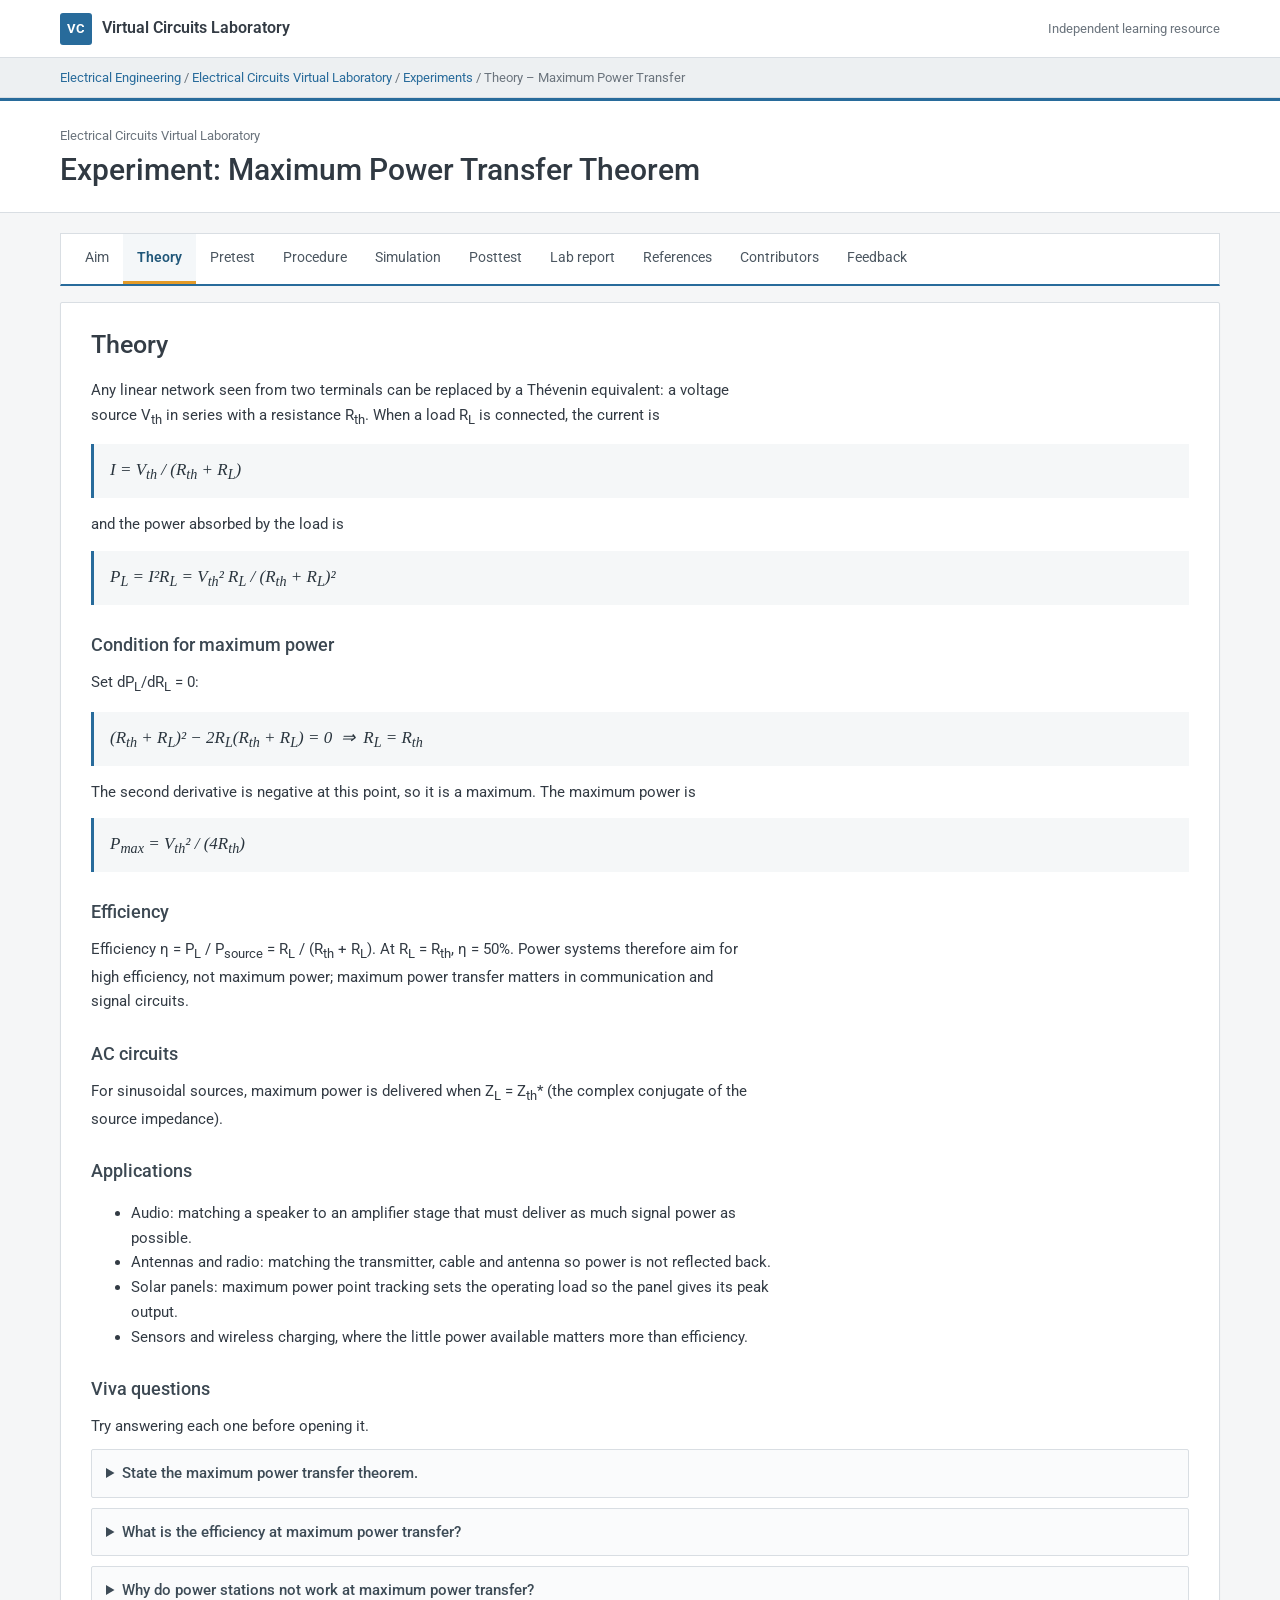
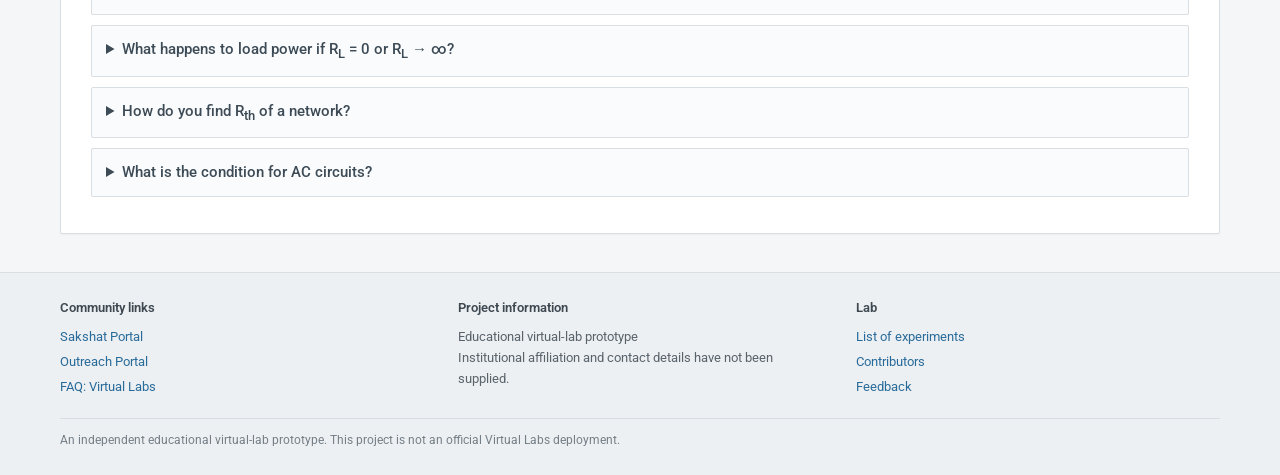
<file: theory.html>
<!DOCTYPE html>
<html lang="en"><head><meta charset="utf-8"><meta name="viewport" content="width=device-width, initial-scale=1, viewport-fit=cover">
<title>Theory – Maximum Power Transfer – Virtual Circuits Lab</title>
<link rel="preconnect" href="https://fonts.googleapis.com"><link rel="preconnect" href="https://fonts.gstatic.com" crossorigin><link rel="stylesheet" href="https://fonts.googleapis.com/css2?family=Roboto:wght@400;500;700&display=swap">
<link rel="stylesheet" href="style.css"></head><body>
<div class="top"><div><span class="mark">VC</span>Virtual Circuits Laboratory</div><span class="inst">Independent learning resource</span></div>
<div class="crumb"><a href="experiments.html">Electrical Engineering</a> / <a href="experiments.html">Electrical Circuits Virtual Laboratory</a> / <a href="experiments.html">Experiments</a> / Theory – Maximum Power Transfer</div>
<header><small>Electrical Circuits Virtual Laboratory</small><h1>Experiment: Maximum Power Transfer Theorem</h1></header>
<div class="wrap"><nav aria-label="Experiment sections"><a href="index.html">Aim</a><a href="theory.html" class="on">Theory</a><a href="pretest.html">Pretest</a><a href="procedure.html">Procedure</a><a href="simulation.html">Simulation</a><a href="posttest.html">Posttest</a><a href="report.html">Lab report</a><a href="references.html">References</a><a href="contributors.html">Contributors</a><a href="feedback.html">Feedback</a></nav><main><section class='on' style='display:block' id='theory'><h2>Theory</h2>
<p>Any linear network seen from two terminals can be replaced by a Thévenin equivalent: a voltage source V<sub>th</sub> in series with a resistance R<sub>th</sub>. When a load R<sub>L</sub> is connected, the current is</p>
<div class="eq">I = V<sub>th</sub> / (R<sub>th</sub> + R<sub>L</sub>)</div>
<p>and the power absorbed by the load is</p>
<div class="eq">P<sub>L</sub> = I²R<sub>L</sub> = V<sub>th</sub>² R<sub>L</sub> / (R<sub>th</sub> + R<sub>L</sub>)²</div>
<h3>Condition for maximum power</h3>
<p>Set dP<sub>L</sub>/dR<sub>L</sub> = 0:</p>
<div class="eq">(R<sub>th</sub> + R<sub>L</sub>)² − 2R<sub>L</sub>(R<sub>th</sub> + R<sub>L</sub>) = 0 &nbsp;⇒&nbsp; R<sub>L</sub> = R<sub>th</sub></div>
<p>The second derivative is negative at this point, so it is a maximum. The maximum power is</p>
<div class="eq">P<sub>max</sub> = V<sub>th</sub>² / (4R<sub>th</sub>)</div>
<h3>Efficiency</h3>
<p>Efficiency η = P<sub>L</sub> / P<sub>source</sub> = R<sub>L</sub> / (R<sub>th</sub> + R<sub>L</sub>). At R<sub>L</sub> = R<sub>th</sub>, η = 50%. Power systems therefore aim for high efficiency, not maximum power; maximum power transfer matters in communication and signal circuits.</p>
<h3>AC circuits</h3>
<p>For sinusoidal sources, maximum power is delivered when Z<sub>L</sub> = Z<sub>th</sub>* (the complex conjugate of the source impedance).</p>
<h3>Applications</h3><ul><li>Audio: matching a speaker to an amplifier stage that must deliver as much signal power as possible.</li><li>Antennas and radio: matching the transmitter, cable and antenna so power is not reflected back.</li><li>Solar panels: maximum power point tracking sets the operating load so the panel gives its peak output.</li><li>Sensors and wireless charging, where the little power available matters more than efficiency.</li></ul>
<h3>Viva questions</h3><p>Try answering each one before opening it.</p>
<details><summary>State the maximum power transfer theorem.</summary><p>A DC source delivers maximum power to a load when the load resistance equals the Thévenin resistance of the source network.</p></details>
<details><summary>What is the efficiency at maximum power transfer?</summary><p>50%, because the same current flows through R<sub>th</sub> and R<sub>L</sub>, so half the power is lost inside the source.</p></details>
<details><summary>Why do power stations not work at maximum power transfer?</summary><p>They need high efficiency. At the matched condition half the generated power would be wasted.</p></details>
<details><summary>What happens to load power if R<sub>L</sub> = 0 or R<sub>L</sub> → ∞?</summary><p>It is zero in both cases: at R<sub>L</sub> = 0 the voltage across the load is zero, and at R<sub>L</sub> → ∞ the current is zero.</p></details>
<details><summary>How do you find R<sub>th</sub> of a network?</summary><p>Remove the load, replace independent voltage sources by short circuits and current sources by open circuits, then find the resistance between the load terminals.</p></details>
<details><summary>What is the condition for AC circuits?</summary><p>Z<sub>L</sub> = Z<sub>th</sub>*, the complex conjugate of the source impedance.</p></details></section></main></div>
<footer><div class="cols">
<div><b>Community links</b><a href="https://www.sakshat.ac.in/">Sakshat Portal</a><a href="http://outreach.vlabs.ac.in/">Outreach Portal</a><a href="https://vlab.co.in/faq">FAQ: Virtual Labs</a></div>
<div><b>Project information</b>Educational virtual-lab prototype<br>Institutional affiliation and contact details have not been supplied.</div>
<div><b>Lab</b><a href="experiments.html">List of experiments</a><a href="contributors.html">Contributors</a><a href="feedback.html">Feedback</a></div></div>
<div class="sub">An independent educational virtual-lab prototype. This project is not an official Virtual Labs deployment.</div></footer>
</body></html>
</file>
<file: style.css>
:root{color-scheme:light;--page:#f5f6f7;--surface:#fff;--ink:#333b44;--muted:#6b747d;--line:#d9dee3;--primary:#286b9b;--primary-dark:#205779;--accent:#e39a27;--success:#287a50;--danger:#b23a3a;--chart-grid:#e6eaee;font-family:Roboto,Arial,sans-serif}
*{box-sizing:border-box}html{scroll-behavior:smooth;scroll-padding-top:12px}
body{margin:0;min-height:100vh;background:var(--page);color:var(--ink);font:15px/1.65 Roboto,Arial,sans-serif}
a{color:var(--primary);text-decoration:none}a:hover{color:var(--primary-dark);text-decoration:underline}
.top{min-height:58px;display:flex;align-items:center;justify-content:space-between;gap:16px;padding:10px max(20px,calc((100vw - 1160px)/2));background:#fff;border-bottom:1px solid var(--line);font-size:16px;font-weight:600}
.mark{display:inline-grid;place-items:center;width:32px;height:32px;margin-right:10px;border-radius:3px;background:var(--primary);color:#fff;font-size:13px;font-weight:700;vertical-align:middle}
.inst{color:var(--muted);font-size:13px;font-weight:400;text-align:right}
.crumb{padding:9px max(20px,calc((100vw - 1160px)/2));background:#edf0f2;border-bottom:1px solid var(--line);color:var(--muted);font-size:13px}.crumb a{color:var(--primary)}
header{padding:24px max(20px,calc((100vw - 1160px)/2));background:#fff;border-bottom:1px solid var(--line);border-top:3px solid var(--primary)}
header small{display:block;margin-bottom:4px;color:var(--muted);font-size:13px}header h1{max-width:1160px;margin:0;color:#303942;font:500 clamp(23px,3vw,30px)/1.25 Roboto,Arial,sans-serif}
.wrap{display:block;width:min(1160px,calc(100% - 32px));margin:20px auto 38px;padding:0}
nav{display:flex;flex-wrap:wrap;gap:0;overflow:visible;margin:0;padding:0 10px;background:#fff;border:1px solid var(--line);border-bottom:2px solid var(--primary)}
nav a{display:block;margin:0;padding:12px 14px;border:0;border-bottom:3px solid transparent;border-radius:0;color:#4b5660;font-size:14px;white-space:nowrap}
nav a:hover{background:#f3f6f8;color:var(--primary);text-decoration:none}nav a.on{background:#f4f7f9;border-bottom-color:var(--accent);color:var(--primary-dark);font-weight:600;box-shadow:none}
main{min-width:0;margin-top:16px;padding:26px 30px;background:var(--surface);border:1px solid var(--line);border-radius:2px;box-shadow:0 1px 2px rgba(25,40,55,.035)}
h2{margin:0 0 16px;color:#343d46;font:500 25px/1.3 Roboto,Arial,sans-serif}h3{margin:25px 0 8px;color:#3c4852;font-size:18px;font-weight:500}p,li{max-width:82ch}p{margin:10px 0}
.eq{overflow-x:auto;margin:14px 0;padding:12px 16px;background:#f5f7f8;border-left:3px solid var(--primary);color:#29343d;font:italic 17px/1.6 Georgia,serif}
table{width:100%;border-collapse:collapse;background:#fff;font-size:14px}th,td{padding:9px 11px;border:1px solid var(--line);text-align:right}th{background:#f0f3f5;color:#3e4952;font-weight:600}.scroll{overflow-x:auto}
button{padding:8px 15px;border:1px solid var(--primary);border-radius:3px;background:var(--primary);color:#fff;font:500 14px Roboto,Arial,sans-serif;cursor:pointer;transition:background .15s,border-color .15s}button:hover{background:var(--primary-dark);border-color:var(--primary-dark)}button.alt{background:#fff;color:var(--primary);border-color:#aebdca}button.alt:hover{background:#f0f5f8}button:disabled{opacity:.55;cursor:not-allowed}
button:focus-visible,a:focus-visible,input:focus-visible,textarea:focus-visible,select:focus-visible{outline:2px solid var(--accent);outline-offset:2px}
.sim{display:grid;grid-template-columns:minmax(0,1fr) minmax(0,1.25fr);gap:22px}.ctl label{display:flex;justify-content:space-between;gap:12px;margin-top:12px;font-weight:500}.ctl input[type=range]{width:100%;accent-color:var(--primary)}
.read{display:grid;grid-template-columns:repeat(3,minmax(0,1fr));gap:9px;margin:15px 0}.read div{padding:10px;background:#f6f8f9;border:1px solid var(--line);border-radius:2px}.read b{display:block;color:#303c46;font:500 20px Roboto,Arial,sans-serif}.read span{color:var(--muted);font-size:12px}#hit{min-height:1.6em;font-weight:600}
svg text{fill:var(--ink);font-family:Roboto,Arial,sans-serif}.q{margin:14px 0;padding:14px 16px;background:#fff;border:1px solid var(--line);border-radius:2px}.q p{margin:0 0 8px;font-weight:500}.q label{display:block;padding:4px 0;cursor:pointer}
.fb{margin-top:8px;font-weight:600}.ok{color:var(--success)}.no{color:var(--danger)}
input[type=text],input[type=email],textarea,select{width:100%;max-width:520px;margin:5px 0 13px;padding:9px 10px;border:1px solid #c8d0d7;border-radius:3px;background:#fff;color:var(--ink);font:14px Roboto,Arial,sans-serif}textarea{min-height:110px;resize:vertical}
.intro-grid{display:grid;grid-template-columns:repeat(3,minmax(0,1fr));gap:12px;margin:22px 0}.intro-grid>div{display:flex;align-items:center;gap:12px;padding:14px;background:#f7f8f9;border:1px solid var(--line);border-radius:2px}.intro-grid strong{color:var(--primary);font:500 21px Roboto,Arial,sans-serif}.intro-grid span{font-size:14px;font-weight:500;line-height:1.4}
.hero-actions{display:flex;flex-wrap:wrap;align-items:center;gap:18px;margin:20px 0}.action-link{display:inline-block;padding:9px 16px;border:1px solid var(--primary);border-radius:3px;background:var(--primary);color:#fff;font-weight:500}.action-link:hover{background:var(--primary-dark);color:#fff;text-decoration:none}.text-link{font-weight:500}
details{margin:10px 0;padding:11px 14px;border:1px solid var(--line);border-radius:2px;background:#fafbfc}details summary{color:#3d4b56;font-weight:500;cursor:pointer}.lab-list td,.lab-list th{text-align:left}.intro-note,.form-note{color:var(--muted);font-size:13px}
footer{margin-top:0;padding:24px max(20px,calc((100vw - 1160px)/2));background:#edf0f2;border-top:1px solid var(--line);color:#59636c;font-size:13px}footer .cols{display:flex;flex-wrap:wrap;gap:34px;max-width:1160px;margin:0 auto}footer .cols>div{min-width:180px;flex:1}footer b{display:block;margin-bottom:7px;color:#3d4851;font-weight:600}footer a{display:block;margin:4px 0;color:var(--primary)}footer .sub{max-width:1160px;margin:16px auto 0;padding-top:12px;border-top:1px solid #d7dde2;color:#747e87;font-size:12px}
@media(max-width:820px){.wrap{width:calc(100% - 24px);margin:14px auto 28px}nav{flex-wrap:nowrap;overflow-x:auto;padding:0 5px;scrollbar-width:thin}nav a{padding:11px 12px}main{padding:21px 18px}.sim{grid-template-columns:1fr}}
@media(max-width:560px){.top{padding:9px 14px;font-size:14px}.inst{max-width:46%;font-size:11px}.crumb{padding:8px 14px;font-size:12px}header{padding:20px 16px}header h1{font-size:23px}.wrap{width:calc(100% - 18px);margin:10px auto 22px}nav a{padding:10px 11px;font-size:13px}main{padding:19px 14px}h2{font-size:23px}.intro-grid{grid-template-columns:1fr;gap:8px}.read{grid-template-columns:repeat(2,minmax(0,1fr))}.hero-actions{align-items:stretch;flex-direction:column;gap:10px}.action-link{text-align:center}footer{padding:20px 15px}}
@media(prefers-reduced-motion:reduce){html{scroll-behavior:auto}*,*::before,*::after{transition:none!important}}
@media print{nav,header,footer,.top,.crumb,button,input,label,details{display:none!important}body{background:#fff;color:#000}main{border:0;padding:0;box-shadow:none}.wrap{display:block;width:100%;padding:0}}
</file>
